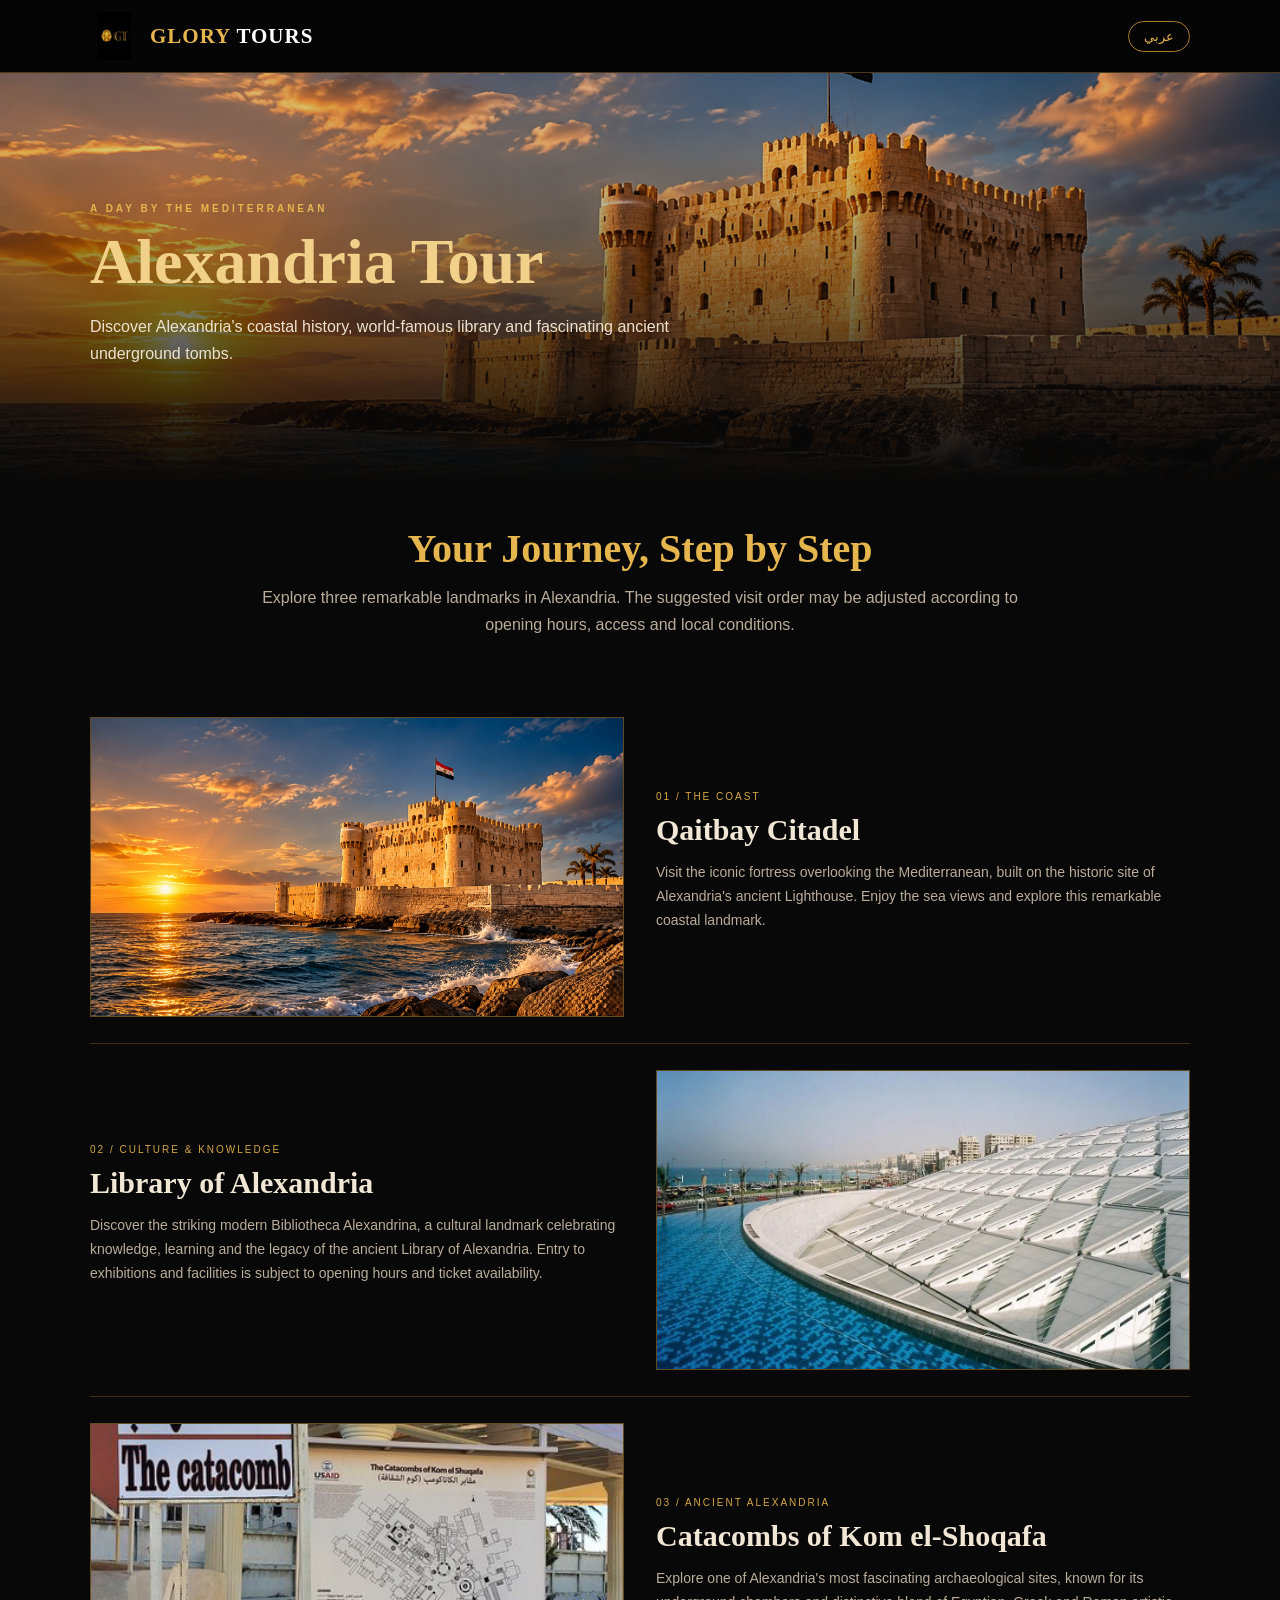
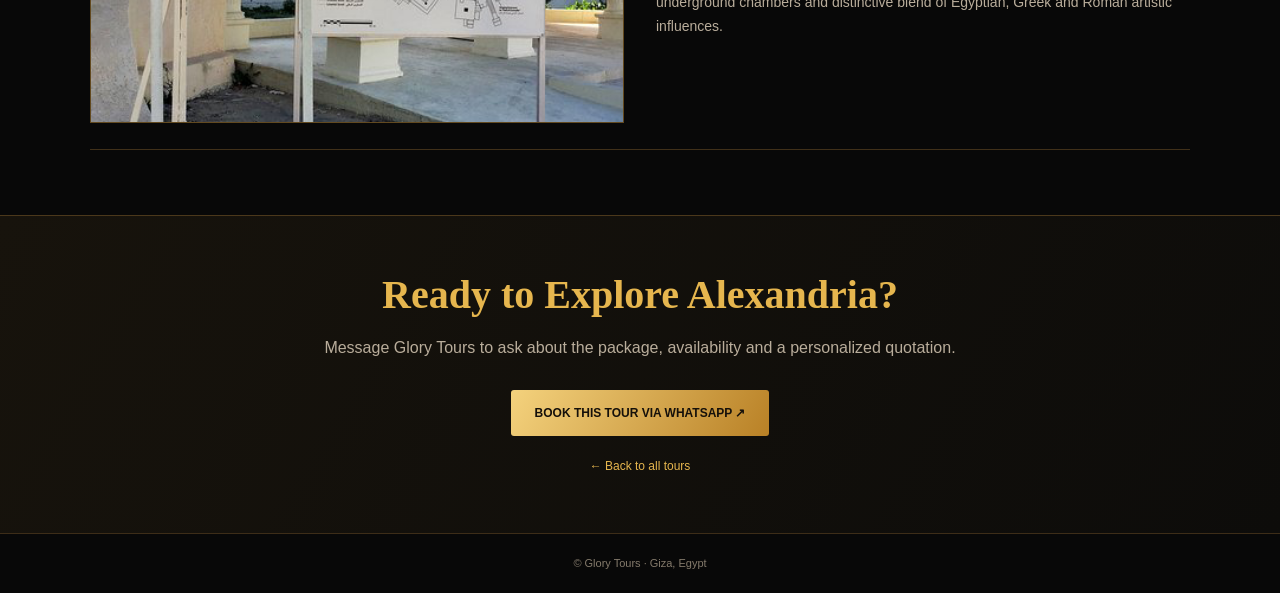
<file: alexandria-tour.html>
<!DOCTYPE html>
<html lang="en">
<head>
<meta charset="UTF-8"><meta name="viewport" content="width=device-width, initial-scale=1"><meta name="theme-color" content="#080808">
<meta name="description" content="Explore Alexandria's Qaitbay Citadel, Bibliotheca Alexandrina and Catacombs of Kom el-Shoqafa with Glory Tours.">
<title>Alexandria Tour | Glory Tours</title>
<link rel="preconnect" href="https://fonts.googleapis.com"><link rel="preconnect" href="https://fonts.gstatic.com" crossorigin>
<link href="https://fonts.googleapis.com/css2?family=Cairo:wght@400;500;600;700;800&family=Playfair+Display:wght@500;600;700&display=swap" rel="stylesheet">
<style>
*{box-sizing:border-box}html{scroll-behavior:smooth}body{margin:0;background:#080808;color:#f4eee2;font-family:Arial,sans-serif;line-height:1.7}.container{width:min(1100px,92%);margin:auto}a{color:inherit;text-decoration:none}.top{border-bottom:1px solid #4b381b;background:#050505}.top .container{min-height:72px;display:flex;align-items:center;justify-content:space-between}.brand{display:flex;align-items:center;gap:12px}.brand img{width:48px;height:48px;object-fit:contain}.brand strong{font:700 21px Georgia,serif;letter-spacing:1px;color:#e6b64e}.brand em{font-style:normal;color:#fff}.lang{border:1px solid #a87c2e;background:none;color:#e6b64e;padding:7px 15px;border-radius:30px;cursor:pointer}.hero{min-height:410px;display:flex;align-items:end;background:linear-gradient(0deg,#080808 0%,rgba(8,8,8,.15) 80%),url('images/Qaitbay-Citadel.png') center 45%/cover no-repeat}.hero .container{padding:75px 0 48px}.eyebrow{font-size:10px;letter-spacing:3px;color:#e6b64e;font-weight:bold}.hero h1{font:600 clamp(38px,6vw,64px)/1.1 Georgia,serif;color:#f1d18a;margin:10px 0}.hero p{color:#eee2cf;max-width:650px}.intro{padding:42px 0 25px;text-align:center}.intro h2,.booking h2{font:600 clamp(28px,4vw,40px) Georgia,serif;color:#e6b64e;margin:0 0 12px}.intro p{color:#b9ad9b;max-width:760px;margin:0 auto}.visit{padding:28px 0 65px}.stop{display:grid;grid-template-columns:1fr 1fr;gap:32px;align-items:center;padding:26px 0;border-bottom:1px solid #403019}.stop:nth-child(even) .photo{order:2}.photo{height:300px;border:1px solid #62491f;background:#17130c;overflow:hidden}.photo img{width:100%;height:100%;object-fit:cover;display:block}.num{font-size:10px;letter-spacing:2px;color:#d6a744}.stop h3{font:600 30px Georgia,serif;color:#f1e7d5;margin:8px 0}.stop p{color:#b9ad9b;font-size:14px}.booking{padding:55px 0;text-align:center;border-top:1px solid #4b381b;background:linear-gradient(120deg,#17130c,#0d0c0a)}.booking p{color:#b9ad9b}.btn{display:inline-block;background:linear-gradient(120deg,#f4d27d,#b98126);color:#15100a;padding:13px 24px;font-size:12px;font-weight:bold;border-radius:3px;margin-top:12px}.back{display:inline-block;margin-top:20px;color:#e6b64e;font-size:12px}footer{padding:20px 0;text-align:center;color:#857b6c;font-size:11px;border-top:1px solid #3d2d18}body.ar{font-family:'Cairo',Arial,sans-serif;direction:rtl}body.ar .stop{text-align:right}body.ar .hero .container{text-align:right}
@media(max-width:700px){.stop{grid-template-columns:1fr;gap:16px}.stop:nth-child(even) .photo{order:0}.photo{height:230px}.hero{min-height:350px}.brand img{width:40px;height:40px}.brand strong{font-size:18px}}
</style></head>
<body>
<header class="top"><div class="container"><a class="brand" href="index.html"><img src="assets/Glory-Tours.png" alt="Glory Tours"><strong>GLORY <em>TOURS</em></strong></a><button class="lang" id="lang">عربي</button></div></header>
<main>
<section class="hero"><div class="container"><div class="eyebrow" data-en="A DAY BY THE MEDITERRANEAN" data-ar="يوم على شاطئ البحر المتوسط">A DAY BY THE MEDITERRANEAN</div><h1 data-en="Alexandria Tour" data-ar="رحلة الإسكندرية">Alexandria Tour</h1><p data-en="Discover Alexandria's coastal history, world-famous library and fascinating ancient underground tombs." data-ar="اكتشف تاريخ الإسكندرية الساحلي ومكتبتها الشهيرة ومقابرها الأثرية القديمة تحت الأرض.">Discover Alexandria's coastal history, world-famous library and fascinating ancient underground tombs.</p></div></section>
<section class="intro container"><h2 data-en="Your Journey, Step by Step" data-ar="رحلتك خطوة بخطوة">Your Journey, Step by Step</h2><p data-en="Explore three remarkable landmarks in Alexandria. The suggested visit order may be adjusted according to opening hours, access and local conditions." data-ar="استكشف ثلاثة من أبرز معالم الإسكندرية. قد يتغير ترتيب الزيارات المقترح حسب مواعيد الفتح وإمكانية الدخول والظروف المحلية.">Explore three remarkable landmarks in Alexandria. The suggested visit order may be adjusted according to opening hours, access and local conditions.</p></section>
<section class="visit container">
<article class="stop"><div class="photo"><img src="images/Qaitbay-Citadel.png" alt="Qaitbay Citadel in Alexandria" loading="lazy"></div><div><div class="num">01 / THE COAST</div><h3 data-en="Qaitbay Citadel" data-ar="قلعة قايتباي">Qaitbay Citadel</h3><p data-en="Visit the iconic fortress overlooking the Mediterranean, built on the historic site of Alexandria's ancient Lighthouse. Enjoy the sea views and explore this remarkable coastal landmark." data-ar="زر القلعة الشهيرة المطلة على البحر المتوسط، والمقامة في الموقع التاريخي لفنار الإسكندرية القديم. استمتع بإطلالات البحر واكتشف هذا المعلم الساحلي المميز.">Visit the iconic fortress overlooking the Mediterranean, built on the historic site of Alexandria's ancient Lighthouse. Enjoy the sea views and explore this remarkable coastal landmark.</p></div></article>
<article class="stop"><div class="photo"><img src="images/Library-of-Alexandria.png" alt="Bibliotheca Alexandrina" loading="lazy"></div><div><div class="num">02 / CULTURE & KNOWLEDGE</div><h3 data-en="Library of Alexandria" data-ar="مكتبة الإسكندرية">Library of Alexandria</h3><p data-en="Discover the striking modern Bibliotheca Alexandrina, a cultural landmark celebrating knowledge, learning and the legacy of the ancient Library of Alexandria. Entry to exhibitions and facilities is subject to opening hours and ticket availability." data-ar="اكتشف مكتبة الإسكندرية الحديثة بتصميمها المعماري المميز، وهي صرح ثقافي يحتفي بالمعرفة والتعلم وإرث مكتبة الإسكندرية القديمة. دخول المعارض والمرافق حسب مواعيد العمل وتوافر التذاكر.">Discover the striking modern Bibliotheca Alexandrina, a cultural landmark celebrating knowledge, learning and the legacy of the ancient Library of Alexandria. Entry to exhibitions and facilities is subject to opening hours and ticket availability.</p></div></article>
<article class="stop"><div class="photo"><img src="images/Kom-el-Shoqafa.png" alt="Catacombs of Kom el-Shoqafa in Alexandria" loading="lazy"></div><div><div class="num">03 / ANCIENT ALEXANDRIA</div><h3 data-en="Catacombs of Kom el-Shoqafa" data-ar="مقابر كوم الشقافة">Catacombs of Kom el-Shoqafa</h3><p data-en="Explore one of Alexandria's most fascinating archaeological sites, known for its underground chambers and distinctive blend of Egyptian, Greek and Roman artistic influences." data-ar="استكشف واحداً من أروع المواقع الأثرية في الإسكندرية، ويشتهر بحجراته الموجودة تحت الأرض ومزيجه الفني المميز من التأثيرات المصرية واليونانية والرومانية.">Explore one of Alexandria's most fascinating archaeological sites, known for its underground chambers and distinctive blend of Egyptian, Greek and Roman artistic influences.</p></div></article>
</section>
<section class="booking"><div class="container"><h2 data-en="Ready to Explore Alexandria?" data-ar="جاهز لاكتشاف الإسكندرية؟">Ready to Explore Alexandria?</h2><p data-en="Message Glory Tours to ask about the package, availability and a personalized quotation." data-ar="راسل جلوري تورز للاستفسار عن تفاصيل الرحلة والمواعيد والحصول على عرض سعر مناسب.">Message Glory Tours to ask about the package, availability and a personalized quotation.</p><a class="btn" href="https://wa.me/201094926453?text=Hello%20Glory%20Tours%2C%20I%27m%20interested%20in%20the%20Alexandria%20Tour." target="_blank" rel="noopener" data-en="BOOK THIS TOUR VIA WHATSAPP ↗" data-ar="احجز الرحلة عبر واتساب ↗">BOOK THIS TOUR VIA WHATSAPP ↗</a><br><a class="back" href="index.html#tours" data-en="← Back to all tours" data-ar="العودة إلى كل الرحلات ←">← Back to all tours</a></div></section>
</main><footer>© Glory Tours · Giza, Egypt</footer>
<script>
let language="en";document.getElementById("lang").addEventListener("click",()=>{language=language==="en"?"ar":"en";document.documentElement.lang=language;document.documentElement.dir=language==="ar"?"rtl":"ltr";document.body.classList.toggle("ar",language==="ar");document.querySelectorAll("[data-en][data-ar]").forEach(el=>el.innerHTML=el.dataset[language]);document.getElementById("lang").textContent=language==="en"?"عربي":"English";});
</script></body></html>
</file>
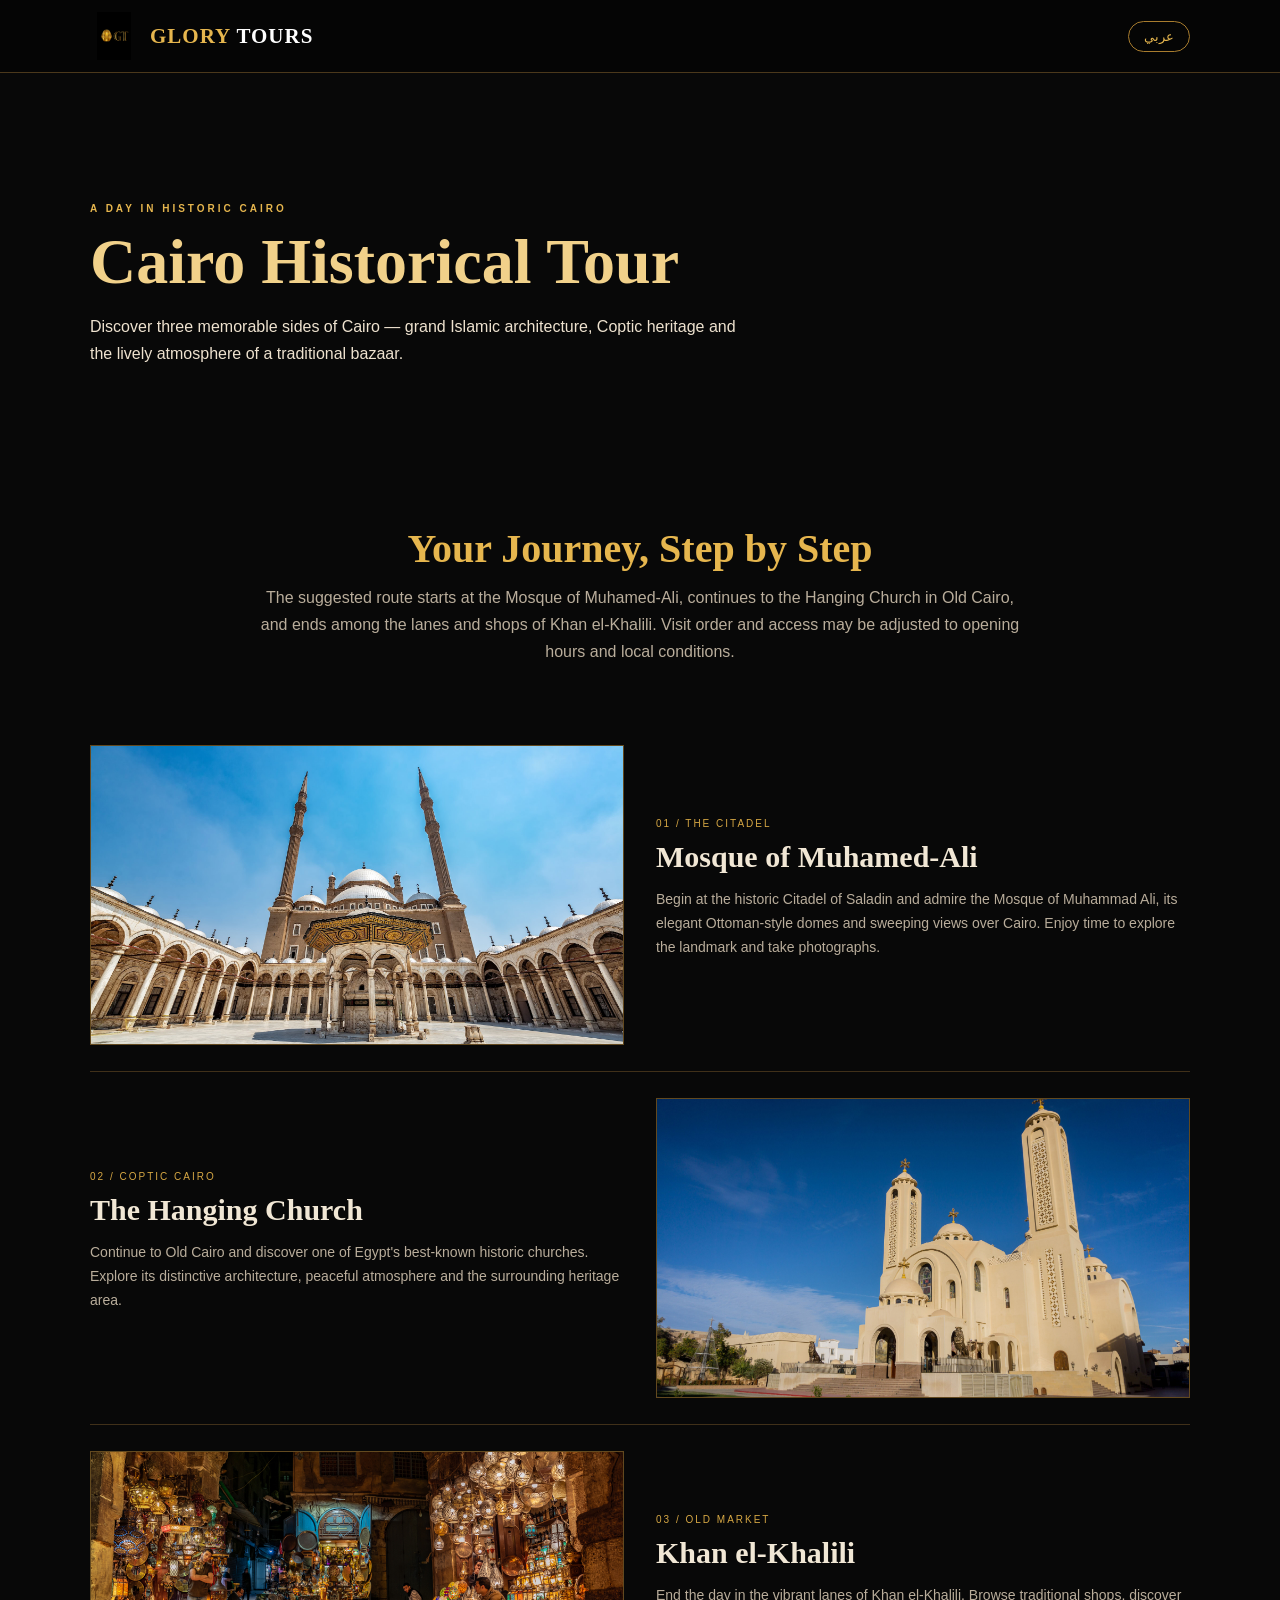
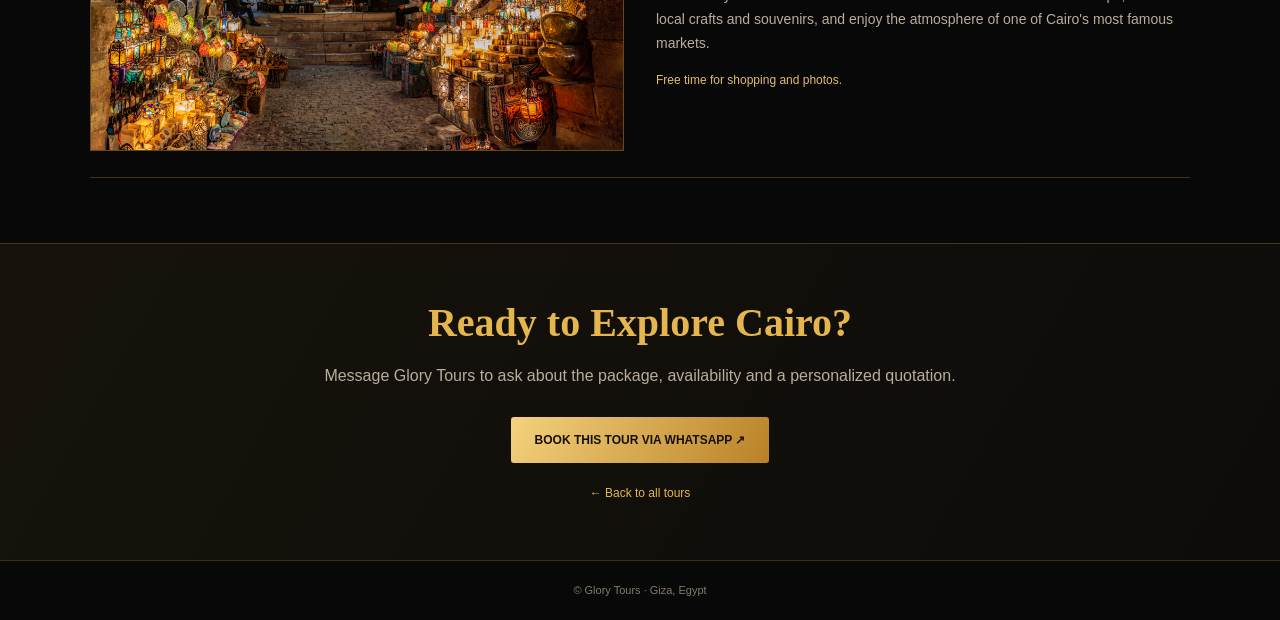
<file: cairo-tour.html>
<!DOCTYPE html>
<html lang="en">
<head>
<meta charset="UTF-8">
<meta name="viewport" content="width=device-width, initial-scale=1">
<meta name="theme-color" content="#080808">
<meta name="description" content="Explore Cairo's Mosque of Muhamed-Ali, the Hanging Church and Khan el-Khalili with Glory Tours.">
<title>Cairo Historical Tour | Glory Tours</title>
<link rel="preconnect" href="https://fonts.googleapis.com">
<link rel="preconnect" href="https://fonts.gstatic.com" crossorigin>
<link href="https://fonts.googleapis.com/css2?family=Cairo:wght@400;500;600;700;800&family=Playfair+Display:wght@500;600;700&display=swap" rel="stylesheet">
<style>
*{box-sizing:border-box}html{scroll-behavior:smooth}body{margin:0;background:#080808;color:#f4eee2;font-family:Arial,sans-serif;line-height:1.7}.container{width:min(1100px,92%);margin:auto}a{color:inherit;text-decoration:none}.gold{color:#e6b64e}.top{border-bottom:1px solid #4b381b;background:#050505}.top .container{min-height:72px;display:flex;align-items:center;justify-content:space-between}.brand{display:flex;align-items:center;gap:12px}.brand img{width:48px;height:48px;object-fit:contain}.brand strong{font:700 21px Georgia,serif;letter-spacing:1px;color:#e6b64e}.brand em{font-style:normal;color:#fff}.lang{border:1px solid #a87c2e;background:none;color:#e6b64e;padding:7px 15px;border-radius:30px;cursor:pointer}.hero{min-height:410px;display:flex;align-items:end;background:linear-gradient(0deg,#080808 0%,rgba(8,8,8,.15) 80%),url('https://images.unsplash.com/photo-1572252009286-268acea1fb54?auto=format&fit=crop&w=1800&q=90') center 45%/cover no-repeat}.hero .container{padding:75px 0 48px}.eyebrow{font-size:10px;letter-spacing:3px;color:#e6b64e;font-weight:bold}.hero h1{font:600 clamp(38px,6vw,64px)/1.1 Georgia,serif;color:#f1d18a;margin:10px 0}.hero p{color:#eee2cf;max-width:650px}.intro{padding:42px 0 25px;text-align:center}.intro h2,.visit h2,.booking h2{font:600 clamp(28px,4vw,40px) Georgia,serif;color:#e6b64e;margin:0 0 12px}.intro p{color:#b9ad9b;max-width:760px;margin:0 auto}.visit{padding:28px 0 65px}.stop{display:grid;grid-template-columns:1fr 1fr;gap:32px;align-items:center;padding:26px 0;border-bottom:1px solid #403019}.stop:nth-child(even) .photo{order:2}.photo{height:300px;border:1px solid #62491f;background:#17130c;overflow:hidden}.photo img{width:100%;height:100%;object-fit:cover;display:block}.num{font-size:10px;letter-spacing:2px;color:#d6a744}.stop h3{font:600 30px Georgia,serif;color:#f1e7d5;margin:8px 0}.stop p{color:#b9ad9b;font-size:14px}.tip{color:#e2bd72;font-size:12px}.booking{padding:55px 0;text-align:center;border-top:1px solid #4b381b;background:linear-gradient(120deg,#17130c,#0d0c0a)}.booking p{color:#b9ad9b}.btn{display:inline-block;background:linear-gradient(120deg,#f4d27d,#b98126);color:#15100a;padding:13px 24px;font-size:12px;font-weight:bold;border-radius:3px;margin-top:12px}.back{display:inline-block;margin-top:20px;color:#e6b64e;font-size:12px}footer{padding:20px 0;text-align:center;color:#857b6c;font-size:11px;border-top:1px solid #3d2d18}body.ar{font-family:'Cairo',Arial,sans-serif;direction:rtl}body.ar .stop{ text-align:right}body.ar .hero .container{text-align:right}
@media(max-width:700px){.stop{grid-template-columns:1fr;gap:16px}.stop:nth-child(even) .photo{order:0}.photo{height:230px}.hero{min-height:350px}.brand img{width:40px;height:40px}.brand strong{font-size:18px}}
</style>
</head>
<body>
<header class="top"><div class="container"><a class="brand" href="index.html"><img src="assets/Glory-Tours.png" alt="Glory Tours"><strong>GLORY <em>TOURS</em></strong></a><button class="lang" id="lang">عربي</button></div></header>
<main>
<section class="hero"><div class="container"><div class="eyebrow" data-en="A DAY IN HISTORIC CAIRO" data-ar="يوم في القاهرة التاريخية">A DAY IN HISTORIC CAIRO</div><h1 data-en="Cairo Historical Tour" data-ar="جولة القاهرة التاريخية">Cairo Historical Tour</h1><p data-en="Discover three memorable sides of Cairo — grand Islamic architecture, Coptic heritage and the lively atmosphere of a traditional bazaar." data-ar="اكتشف ثلاث محطات مميزة في القاهرة: العمارة الإسلامية العريقة، والتراث القبطي، وأجواء الأسواق المصرية الأصيلة.">Discover three memorable sides of Cairo — grand Islamic architecture, Coptic heritage and the lively atmosphere of a traditional bazaar.</p></div></section>
<section class="intro container"><h2 data-en="Your Journey, Step by Step" data-ar="رحلتك خطوة بخطوة">Your Journey, Step by Step</h2><p data-en="The suggested route starts at the Mosque of Muhamed-Ali, continues to the Hanging Church in Old Cairo, and ends among the lanes and shops of Khan el-Khalili. Visit order and access may be adjusted to opening hours and local conditions." data-ar="المسار المقترح يبدأ بمسجد محمد علي، ثم الكنيسة المعلقة في مصر القديمة، وينتهي بين أزقة ومحلات خان الخليلي. قد يتغير ترتيب الزيارات حسب مواعيد الفتح والظروف المحلية.">The suggested route starts at the Mosque of Muhamed-Ali, continues to the Hanging Church in Old Cairo, and ends among the lanes and shops of Khan el-Khalili. Visit order and access may be adjusted to opening hours and local conditions.</p></section>
<section class="visit container">
<article class="stop"><div class="photo"><img src="images/Mosque%20Of%20Muhammed-Ali.png" alt="Mosque of Muhamed-Ali in Cairo" loading="lazy"></div><div><div class="num">01 / THE CITADEL</div><h3 data-en="Mosque of Muhamed-Ali" data-ar="مسجد محمد علي">Mosque of Muhamed-Ali</h3><p data-en="Begin at the historic Citadel of Saladin and admire the Mosque of Muhammad Ali, its elegant Ottoman-style domes and sweeping views over Cairo. Enjoy time to explore the landmark and take photographs." data-ar="نبدأ من قلعة صلاح الدين التاريخية، ونشاهد مسجد محمد علي بقبابه المميزة وطرازه العثماني، مع إطلالات واسعة على القاهرة ووقت لاستكشاف المكان والتصوير.">Begin at the historic Citadel of Saladin and admire the Mosque of Muhammad Ali, its elegant Ottoman-style domes and sweeping views over Cairo. Enjoy time to explore the landmark and take photographs.</p></div></article>
<article class="stop"><div class="photo"><img src="images/Hanging-Church.png" alt="The Hanging Church in Coptic Cairo" loading="lazy"></div><div><div class="num">02 / COPTIC CAIRO</div><h3 data-en="The Hanging Church" data-ar="الكنيسة المعلقة">The Hanging Church</h3><p data-en="Continue to Old Cairo and discover one of Egypt's best-known historic churches. Explore its distinctive architecture, peaceful atmosphere and the surrounding heritage area." data-ar="نتوجه إلى مصر القديمة لاكتشاف واحدة من أشهر الكنائس التاريخية في مصر، ونتعرف على طرازها المعماري المميز وأجوائها الهادئة والمنطقة التراثية المحيطة بها.">Continue to Old Cairo and discover one of Egypt's best-known historic churches. Explore its distinctive architecture, peaceful atmosphere and the surrounding heritage area.</p></div></article>
<article class="stop"><div class="photo"><img src="images/khan-el-khalili.png" alt="Khan el-Khalili bazaar in Cairo" loading="lazy"></div><div><div class="num">03 / OLD MARKET</div><h3 data-en="Khan el-Khalili" data-ar="خان الخليلي">Khan el-Khalili</h3><p data-en="End the day in the vibrant lanes of Khan el-Khalili. Browse traditional shops, discover local crafts and souvenirs, and enjoy the atmosphere of one of Cairo's most famous markets." data-ar="نختتم اليوم في أزقة خان الخليلي النابضة بالحياة، حيث المحلات التقليدية والحرف والهدايا التذكارية، وسط أجواء واحد من أشهر أسواق القاهرة.">End the day in the vibrant lanes of Khan el-Khalili. Browse traditional shops, discover local crafts and souvenirs, and enjoy the atmosphere of one of Cairo's most famous markets.</p><div class="tip" data-en="Free time for shopping and photos." data-ar="وقت حر للتسوق والتصوير.">Free time for shopping and photos.</div></div></article>
</section>
<section class="booking"><div class="container"><h2 data-en="Ready to Explore Cairo?" data-ar="جاهز لاكتشاف القاهرة؟">Ready to Explore Cairo?</h2><p data-en="Message Glory Tours to ask about the package, availability and a personalized quotation." data-ar="راسل جلوري تورز للاستفسار عن الباكدج والمواعيد والحصول على عرض سعر مناسب.">Message Glory Tours to ask about the package, availability and a personalized quotation.</p><a class="btn" href="https://wa.me/201094926453?text=Hello%20Glory%20Tours%2C%20I%27m%20interested%20in%20the%20Cairo%20Historical%20Tour." target="_blank" rel="noopener" data-en="BOOK THIS TOUR VIA WHATSAPP ↗" data-ar="احجز الرحلة عبر واتساب ↗">BOOK THIS TOUR VIA WHATSAPP ↗</a><br><a class="back" href="index.html#tours" data-en="← Back to all tours" data-ar="العودة إلى كل الرحلات ←">← Back to all tours</a></div></section>
</main>
<footer>© Glory Tours · Giza, Egypt</footer>
<script>
let language="en";document.getElementById("lang").addEventListener("click",()=>{language=language==="en"?"ar":"en";document.documentElement.lang=language;document.documentElement.dir=language==="ar"?"rtl":"ltr";document.body.classList.toggle("ar",language==="ar");document.querySelectorAll("[data-en][data-ar]").forEach(el=>el.innerHTML=el.dataset[language]);document.getElementById("lang").textContent=language==="en"?"عربي":"English";});
</script>
</body>
</html>
</file>
